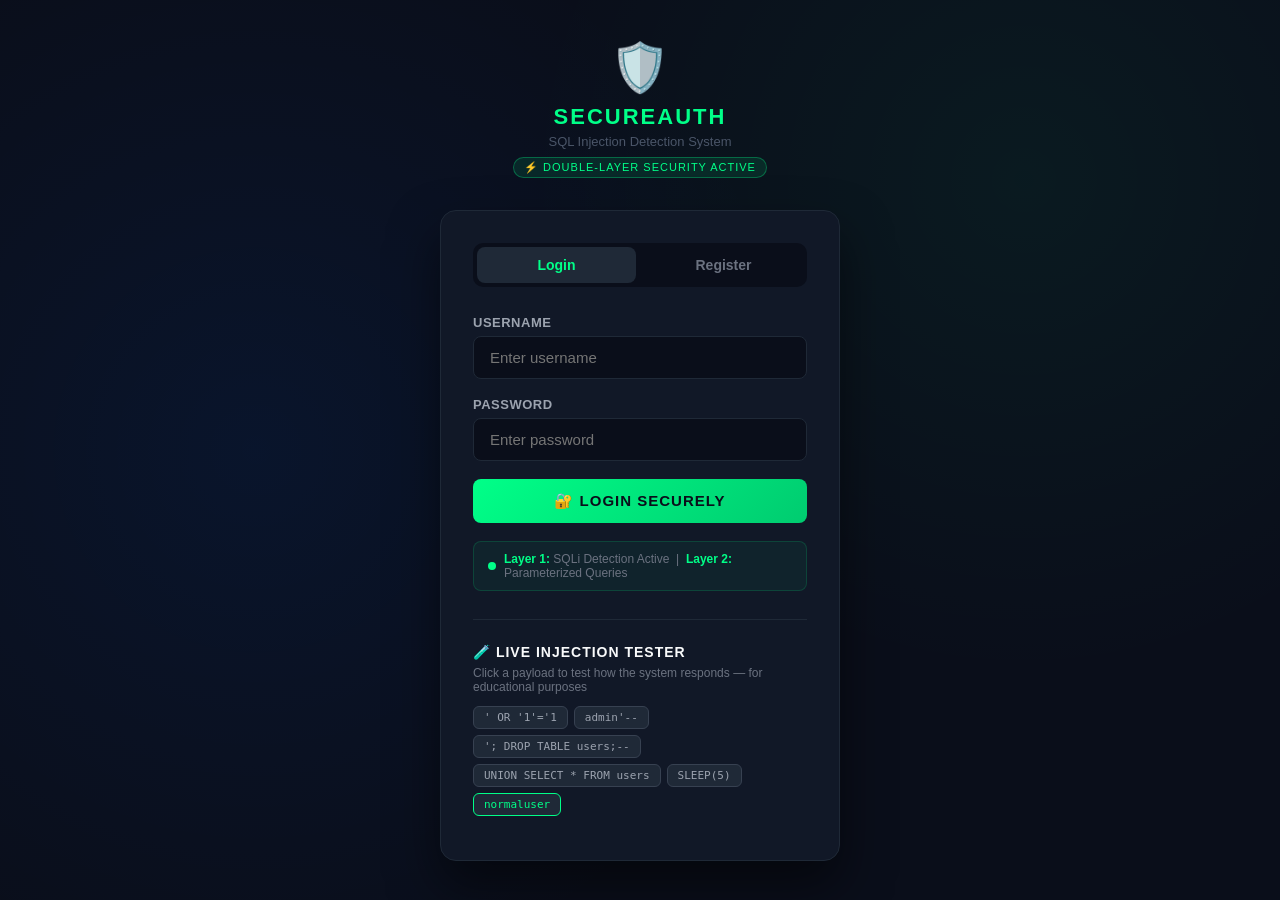
<file: TASK-2-SQL-Injection-Security-System/Frontend/index.html>
<!DOCTYPE html>
<html lang="en">
<head>
    <meta charset="UTF-8">
    <meta name="viewport" content="width=device-width, initial-scale=1.0">
    <title>SecureAuth — SQL Injection Detection System</title>
    <style>
        * { margin: 0; padding: 0; box-sizing: border-box; }
        
        body {
            font-family: 'Segoe UI', sans-serif;
            background: #0a0e1a;
            min-height: 100vh;
            display: flex;
            align-items: center;
            justify-content: center;
            background-image: 
                radial-gradient(circle at 20% 50%, rgba(0,100,255,0.08) 0%, transparent 50%),
                radial-gradient(circle at 80% 20%, rgba(0,255,150,0.05) 0%, transparent 40%);
        }

        .container {
            width: 100%;
            max-width: 440px;
            padding: 20px;
        }

        .logo {
            text-align: center;
            margin-bottom: 32px;
        }

        .logo .shield {
            font-size: 48px;
            margin-bottom: 8px;
        }

        .logo h1 {
            color: #00ff88;
            font-size: 22px;
            font-weight: 700;
            letter-spacing: 2px;
            text-transform: uppercase;
        }

        .logo p {
            color: #4a5568;
            font-size: 13px;
            margin-top: 4px;
        }

        .badge {
            display: inline-block;
            background: rgba(0,255,136,0.1);
            border: 1px solid rgba(0,255,136,0.3);
            color: #00ff88;
            font-size: 11px;
            padding: 3px 10px;
            border-radius: 20px;
            margin-top: 8px;
            letter-spacing: 1px;
        }

        .card {
            background: #111827;
            border: 1px solid #1f2937;
            border-radius: 16px;
            padding: 32px;
            box-shadow: 0 25px 50px rgba(0,0,0,0.5);
        }

        .tabs {
            display: flex;
            gap: 8px;
            margin-bottom: 28px;
            background: #0a0e1a;
            border-radius: 10px;
            padding: 4px;
        }

        .tab {
            flex: 1;
            padding: 10px;
            border: none;
            border-radius: 8px;
            cursor: pointer;
            font-size: 14px;
            font-weight: 600;
            transition: all 0.2s;
            background: transparent;
            color: #6b7280;
        }

        .tab.active {
            background: #1f2937;
            color: #00ff88;
        }

        .form-group {
            margin-bottom: 18px;
        }

        label {
            display: block;
            color: #9ca3af;
            font-size: 13px;
            font-weight: 600;
            margin-bottom: 6px;
            text-transform: uppercase;
            letter-spacing: 0.5px;
        }

        input {
            width: 100%;
            padding: 12px 16px;
            background: #0a0e1a;
            border: 1px solid #1f2937;
            border-radius: 8px;
            color: #f9fafb;
            font-size: 15px;
            transition: border-color 0.2s;
            outline: none;
        }

        input:focus {
            border-color: #00ff88;
            box-shadow: 0 0 0 3px rgba(0,255,136,0.1);
        }

        input.danger {
            border-color: #ef4444;
            box-shadow: 0 0 0 3px rgba(239,68,68,0.1);
            animation: shake 0.4s ease;
        }

        @keyframes shake {
            0%, 100% { transform: translateX(0); }
            25% { transform: translateX(-6px); }
            75% { transform: translateX(6px); }
        }

        .btn {
            width: 100%;
            padding: 13px;
            border: none;
            border-radius: 8px;
            font-size: 15px;
            font-weight: 700;
            cursor: pointer;
            transition: all 0.2s;
            text-transform: uppercase;
            letter-spacing: 1px;
        }

        .btn-primary {
            background: linear-gradient(135deg, #00ff88, #00cc70);
            color: #0a0e1a;
        }

        .btn-primary:hover {
            transform: translateY(-1px);
            box-shadow: 0 8px 25px rgba(0,255,136,0.3);
        }

        .btn-primary:disabled {
            opacity: 0.5;
            cursor: not-allowed;
            transform: none;
        }

        .alert {
            padding: 12px 16px;
            border-radius: 8px;
            font-size: 14px;
            margin-bottom: 18px;
            display: none;
            align-items: flex-start;
            gap: 10px;
        }

        .alert.show { display: flex; }

        .alert-error {
            background: rgba(239,68,68,0.1);
            border: 1px solid rgba(239,68,68,0.3);
            color: #fca5a5;
        }

        .alert-success {
            background: rgba(0,255,136,0.1);
            border: 1px solid rgba(0,255,136,0.3);
            color: #6ee7b7;
        }

        .alert-warning {
            background: rgba(251,191,36,0.1);
            border: 1px solid rgba(251,191,36,0.3);
            color: #fcd34d;
        }

        .security-indicator {
            display: flex;
            align-items: center;
            gap: 8px;
            padding: 10px 14px;
            background: rgba(0,255,136,0.05);
            border: 1px solid rgba(0,255,136,0.15);
            border-radius: 8px;
            margin-top: 18px;
        }

        .security-indicator .dot {
            width: 8px;
            height: 8px;
            background: #00ff88;
            border-radius: 50%;
            animation: pulse 2s infinite;
            flex-shrink: 0;
        }

        @keyframes pulse {
            0%, 100% { opacity: 1; transform: scale(1); }
            50% { opacity: 0.5; transform: scale(1.2); }
        }

        .security-indicator span {
            font-size: 12px;
            color: #6b7280;
        }

        .security-indicator strong {
            color: #00ff88;
        }

        /* SQL Injection Tester Section */
        .tester-section {
            margin-top: 28px;
            padding-top: 24px;
            border-top: 1px solid #1f2937;
        }

        .tester-section h3 {
            color: #f9fafb;
            font-size: 14px;
            font-weight: 700;
            margin-bottom: 6px;
            text-transform: uppercase;
            letter-spacing: 1px;
        }

        .tester-section p {
            color: #6b7280;
            font-size: 12px;
            margin-bottom: 12px;
        }

        .payload-chips {
            display: flex;
            flex-wrap: wrap;
            gap: 6px;
            margin-bottom: 12px;
        }

        .chip {
            padding: 4px 10px;
            background: #1f2937;
            border: 1px solid #374151;
            border-radius: 6px;
            font-size: 11px;
            color: #9ca3af;
            cursor: pointer;
            font-family: monospace;
            transition: all 0.15s;
        }

        .chip:hover {
            border-color: #ef4444;
            color: #fca5a5;
            background: rgba(239,68,68,0.1);
        }

        .test-result {
            padding: 10px 14px;
            border-radius: 6px;
            font-size: 13px;
            font-family: monospace;
            display: none;
        }

        .test-result.show { display: block; }
        .test-result.blocked { background: rgba(239,68,68,0.1); border: 1px solid rgba(239,68,68,0.3); color: #fca5a5; }
        .test-result.allowed { background: rgba(0,255,136,0.1); border: 1px solid rgba(0,255,136,0.3); color: #6ee7b7; }

        .divider {
            text-align: center;
            color: #374151;
            font-size: 12px;
            margin: 20px 0;
            position: relative;
        }

        .divider::before, .divider::after {
            content: '';
            position: absolute;
            top: 50%;
            width: 40%;
            height: 1px;
            background: #1f2937;
        }
        .divider::before { left: 0; }
        .divider::after { right: 0; }
    </style>
</head>
<body>
    <div class="container">
        <div class="logo">
            <div class="shield">🛡️</div>
            <h1>SecureAuth</h1>
            <p>SQL Injection Detection System</p>
            <span class="badge">⚡ DOUBLE-LAYER SECURITY ACTIVE</span>
        </div>

        <div class="card">
            <div class="tabs">
                <button class="tab active" onclick="switchTab('login')">Login</button>
                <button class="tab" onclick="switchTab('register')">Register</button>
            </div>

            <!-- Alert Box -->
            <div class="alert" id="alert">
                <span id="alertIcon">⚠️</span>
                <div>
                    <strong id="alertTitle"></strong>
                    <p id="alertMsg" style="font-size:12px; margin-top:3px; opacity:0.8;"></p>
                </div>
            </div>

            <!-- LOGIN FORM -->
            <div id="loginForm">
                <div class="form-group">
                    <label>Username</label>
                    <input type="text" id="loginUsername" placeholder="Enter username" autocomplete="off">
                </div>
                <div class="form-group">
                    <label>Password</label>
                    <input type="password" id="loginPassword" placeholder="Enter password">
                </div>
                <button class="btn btn-primary" onclick="handleLogin()" id="loginBtn">
                    🔐 Login Securely
                </button>
            </div>

            <!-- REGISTER FORM -->
            <div id="registerForm" style="display:none">
                <div class="form-group">
                    <label>Username</label>
                    <input type="text" id="regUsername" placeholder="Choose a username">
                </div>
                <div class="form-group">
                    <label>Email <span style="color:#4a5568; font-size:11px;">(AES-256 encrypted)</span></label>
                    <input type="email" id="regEmail" placeholder="your@email.com">
                </div>
                <div class="form-group">
                    <label>Password</label>
                    <input type="password" id="regPassword" placeholder="Strong password">
                </div>
                <button class="btn btn-primary" onclick="handleRegister()" id="registerBtn">
                    ✅ Create Secure Account
                </button>
            </div>

            <div class="security-indicator">
                <div class="dot"></div>
                <span><strong>Layer 1:</strong> SQLi Detection Active &nbsp;|&nbsp; <strong>Layer 2:</strong> Parameterized Queries</span>
            </div>

            <!-- SQL INJECTION TESTER -->
            <div class="tester-section">
                <h3>🧪 Live Injection Tester</h3>
                <p>Click a payload to test how the system responds — for educational purposes</p>
                <div class="payload-chips">
                    <span class="chip" onclick="testPayload(this.textContent)">' OR '1'='1</span>
                    <span class="chip" onclick="testPayload(this.textContent)">admin'--</span>
                    <span class="chip" onclick="testPayload(this.textContent)">'; DROP TABLE users;--</span>
                    <span class="chip" onclick="testPayload(this.textContent)">UNION SELECT * FROM users</span>
                    <span class="chip" onclick="testPayload(this.textContent)">SLEEP(5)</span>
                    <span class="chip" onclick="testPayload(this.textContent)" style="border-color:#00ff88; color:#00ff88;">normaluser</span>
                </div>
                <div class="test-result" id="testResult"></div>
            </div>
        </div>
    </div>

    <script>
        let capabilityCode = null;

        function switchTab(tab) {
            document.querySelectorAll('.tab').forEach(t => t.classList.remove('active'));
            event.target.classList.add('active');
            document.getElementById('loginForm').style.display = tab === 'login' ? 'block' : 'none';
            document.getElementById('registerForm').style.display = tab === 'register' ? 'block' : 'none';
            hideAlert();
        }

        function showAlert(type, title, msg) {
            const el = document.getElementById('alert');
            el.className = `alert alert-${type} show`;
            document.getElementById('alertTitle').textContent = title;
            document.getElementById('alertMsg').textContent = msg;
            document.getElementById('alertIcon').textContent = type === 'error' ? '🚫' : type === 'success' ? '✅' : '⚠️';
        }

        function hideAlert() {
            document.getElementById('alert').classList.remove('show');
        }

        async function handleLogin() {
            const username = document.getElementById('loginUsername').value.trim();
            const password = document.getElementById('loginPassword').value;

            if (!username || !password) {
                showAlert('warning', 'Missing Fields', 'Please enter both username and password.');
                return;
            }

            const btn = document.getElementById('loginBtn');
            btn.disabled = true;
            btn.textContent = '⏳ Verifying...';

            try {
                const res = await fetch('/api/login', {
                    method: 'POST',
                    headers: { 'Content-Type': 'application/json' },
                    body: JSON.stringify({ username, password })
                });

                const data = await res.json();

                if (res.status === 403) {
                    // SQL injection detected by middleware
                    document.getElementById('loginUsername').classList.add('danger');
                    document.getElementById('loginPassword').classList.add('danger');
                    showAlert('error', '🚨 SQL Injection Detected!', data.message || 'Your input was flagged as malicious and has been blocked and logged.');
                    setTimeout(() => {
                        document.getElementById('loginUsername').classList.remove('danger');
                        document.getElementById('loginPassword').classList.remove('danger');
                    }, 1000);
                } else if (data.success) {
                    capabilityCode = data.capability_code;
                    localStorage.setItem('cap_code', capabilityCode);
                    showAlert('success', 'Login Successful!', `Welcome back, ${data.username}!`);
                    setTimeout(() => { window.location.href = '/dashboard'; }, 1200);
                } else {
                    showAlert('error', 'Login Failed', data.error || 'Invalid credentials.');
                }
            } catch (e) {
                showAlert('error', 'Connection Error', 'Could not reach the server.');
            }

            btn.disabled = false;
            btn.textContent = '🔐 Login Securely';
        }

        async function handleRegister() {
            const username = document.getElementById('regUsername').value.trim();
            const email = document.getElementById('regEmail').value.trim();
            const password = document.getElementById('regPassword').value;

            if (!username || !email || !password) {
                showAlert('warning', 'Missing Fields', 'All fields are required.');
                return;
            }

            const btn = document.getElementById('registerBtn');
            btn.disabled = true;
            btn.textContent = '⏳ Creating Account...';

            try {
                const res = await fetch('/api/register', {
                    method: 'POST',
                    headers: { 'Content-Type': 'application/json' },
                    body: JSON.stringify({ username, email, password })
                });

                const data = await res.json();

                if (res.status === 403) {
                    showAlert('error', '🚨 SQL Injection Detected!', 'Malicious input blocked. Your attempt has been logged.');
                } else if (data.success) {
                    showAlert('success', 'Account Created!', 'Your credentials have been encrypted with AES-256 and stored securely.');
                    setTimeout(() => switchTab('login'), 2000);
                } else {
                    showAlert('error', 'Registration Failed', data.error || 'Could not create account.');
                }
            } catch (e) {
                showAlert('error', 'Connection Error', 'Could not reach the server.');
            }

            btn.disabled = false;
            btn.textContent = '✅ Create Secure Account';
        }

        async function testPayload(payload) {
            const resultEl = document.getElementById('testResult');
            resultEl.className = 'test-result show';
            resultEl.textContent = '⏳ Testing...';

            try {
                const res = await fetch('/api/test-injection', {
                    method: 'POST',
                    headers: { 'Content-Type': 'application/json' },
                    body: JSON.stringify({ payload })
                });

                const data = await res.json();

                if (data.is_safe) {
                    resultEl.className = 'test-result show allowed';
                    resultEl.textContent = `✅ ALLOWED — "${payload}" passed security checks`;
                } else {
                    resultEl.className = 'test-result show blocked';
                    resultEl.textContent = `🚫 BLOCKED — Threat: ${data.threat_level.toUpperCase()} | "${payload}"`;
                }
            } catch (e) {
                resultEl.className = 'test-result show blocked';
                resultEl.textContent = `🚫 BLOCKED at middleware — Request rejected before reaching API`;
            }
        }

        // Enter key support
        document.addEventListener('keydown', (e) => {
            if (e.key === 'Enter') {
                if (document.getElementById('loginForm').style.display !== 'none') handleLogin();
                else handleRegister();
            }
        });
    </script>
</body>
</html>
</file>
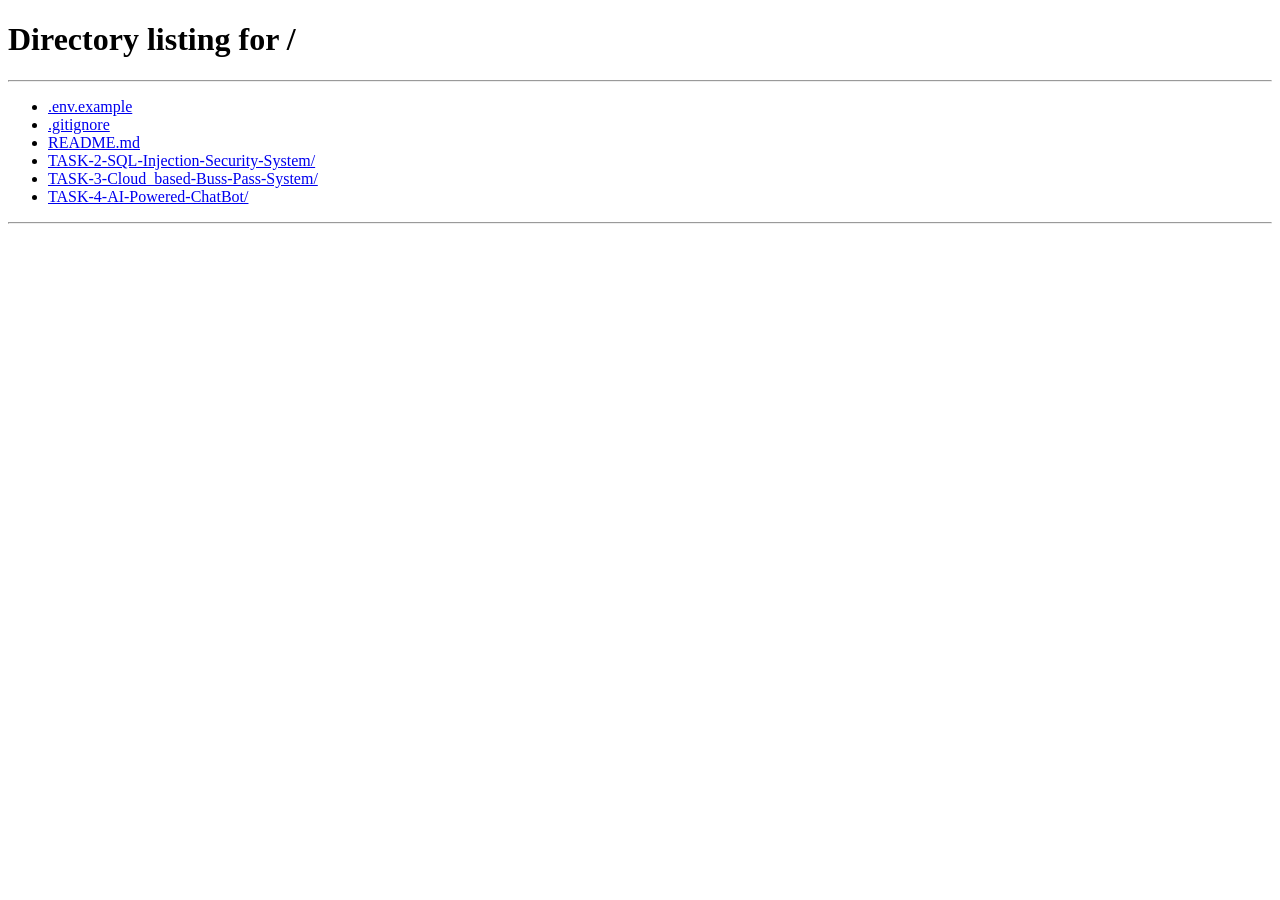
<file: TASK-3-Cloud_based-Buss-Pass-System/Cloud-Buss-Pass/app/templates/book_pass.html>
<!DOCTYPE html>
<html lang="en">
<head>
<meta charset="UTF-8">
<meta name="viewport" content="width=device-width, initial-scale=1.0">
<title>Book Pass — Bus Pass System</title>
<style>
  * { margin: 0; padding: 0; box-sizing: border-box; }
  body { font-family: 'Segoe UI', sans-serif; background: #f4f6fb; min-height: 100vh; }
  nav { background: #0f3460; padding: 14px 32px; display: flex; justify-content: space-between; align-items: center; }
  nav .brand { color: #fff; font-size: 18px; font-weight: 700; }
  nav a { color: #ccd6f6; text-decoration: none; font-size: 14px; }
  nav a:hover { color: #fff; }
  .container { max-width: 560px; margin: 40px auto; padding: 0 20px; }
  .card { background: #fff; border-radius: 16px; padding: 36px; box-shadow: 0 4px 20px rgba(0,0,0,0.08); }
  h2 { font-size: 20px; color: #1a1a2e; margin-bottom: 24px; }
  label { display: block; font-size: 13px; font-weight: 600; color: #333; margin-bottom: 6px; margin-top: 16px; }
  input, select { width: 100%; padding: 11px 14px; border: 1.5px solid #ddd; border-radius: 8px; font-size: 14px; outline: none; transition: border 0.2s; background: #fff; }
  input:focus, select:focus { border-color: #0f3460; }
  .price-display { background: #f0f4ff; border: 1.5px solid #d0dbf5; border-radius: 8px; padding: 14px; margin-top: 18px; display: flex; justify-content: space-between; align-items: center; }
  .price-display .amount { font-size: 22px; font-weight: 700; color: #0f3460; }
  .btn { width: 100%; padding: 13px; background: #0f3460; color: #fff; border: none; border-radius: 8px; font-size: 15px; font-weight: 600; cursor: pointer; margin-top: 22px; transition: background 0.2s; }
  .btn:hover { background: #16213e; }
  .error { background: #fff0f0; color: #c0392b; border: 1px solid #f5c6cb; border-radius: 8px; padding: 10px 14px; font-size: 13px; margin-top: 12px; display: none; }
  .success { background: #f0fff4; color: #27ae60; border: 1px solid #c3e6cb; border-radius: 8px; padding: 12px 14px; font-size: 13px; margin-top: 12px; display: none; }
  .back-link { display: inline-block; margin-bottom: 20px; color: #0f3460; text-decoration: none; font-size: 14px; font-weight: 600; }
</style>
</head>
<body>
<nav>
  <div class="brand">🚌 Bus Pass System</div>
  <a href="/dashboard">← Dashboard</a>
</nav>
<div class="container">
  <a class="back-link" href="/dashboard">← Back to Dashboard</a>
  <div class="card">
    <h2>➕ Book a New Pass</h2>
    <div id="error-msg" class="error"></div>
    <div id="success-msg" class="success"></div>
    <label>Passenger Name</label>
    <input type="text" id="passenger-name" placeholder="Full name as on ID">
    <label>Select Route</label>
    <select id="route">
      <option value="">-- Choose Route --</option>
      <option value="Route 1: City Center - Airport">Route 1: City Center → Airport</option>
      <option value="Route 2: Station - University">Route 2: Station → University</option>
      <option value="Route 3: Market - IT Park">Route 3: Market → IT Park</option>
      <option value="Route 4: Old Town - New Town">Route 4: Old Town → New Town</option>
    </select>
    <label>Pass Type</label>
    <select id="pass-type" onchange="updatePrice()">
      <option value="">-- Choose Pass Type --</option>
      <option value="daily">Daily Pass</option>
      <option value="weekly">Weekly Pass</option>
      <option value="monthly">Monthly Pass</option>
      <option value="yearly">Yearly Pass</option>
    </select>
    <div class="price-display">
      <span style="font-size:14px;color:#555;">Total Amount</span>
      <span class="amount" id="price-display">₹ —</span>
    </div>
    <button class="btn" onclick="bookPass()">Book Pass & Generate QR</button>
  </div>
</div>
<script>
const token = localStorage.getItem('token');
if (!token) window.location.href = '/';
const prices = { daily: 30, weekly: 150, monthly: 500, yearly: 5000 };
function updatePrice() {
  const type = document.getElementById('pass-type').value;
  document.getElementById('price-display').textContent = type ? '₹ ' + prices[type] : '₹ —';
}
async function bookPass() {
  const passenger_name = document.getElementById('passenger-name').value.trim();
  const route = document.getElementById('route').value;
  const pass_type = document.getElementById('pass-type').value;
  const errDiv = document.getElementById('error-msg');
  const sucDiv = document.getElementById('success-msg');
  errDiv.style.display = 'none'; sucDiv.style.display = 'none';
  if (!passenger_name || !route || !pass_type) { errDiv.textContent = 'Please fill all fields.'; errDiv.style.display = 'block'; return; }
  try {
    const res = await fetch('/api/booking/book', { method: 'POST', headers: {'Content-Type': 'application/json', 'Authorization': 'Bearer ' + token}, body: JSON.stringify({passenger_name, route, pass_type}) });
    const data = await res.json();
    if (res.ok) {
      sucDiv.innerHTML = `✅ Pass Booked! <strong>Pass ID: ${data.pass_id}</strong> | Expires: ${data.expiry_date} | Amount: ₹${data.price}<br><a href="/view-pass" style="color:#27ae60;font-weight:600;">View Pass & QR Code →</a>`;
      sucDiv.style.display = 'block';
      document.getElementById('passenger-name').value = '';
      document.getElementById('route').value = '';
      document.getElementById('pass-type').value = '';
      document.getElementById('price-display').textContent = '₹ —';
    } else { errDiv.textContent = data.error; errDiv.style.display = 'block'; }
  } catch(e) { errDiv.textContent = 'Server error. Try again.'; errDiv.style.display = 'block'; }
}
</script>
</body>
</html>
</file>
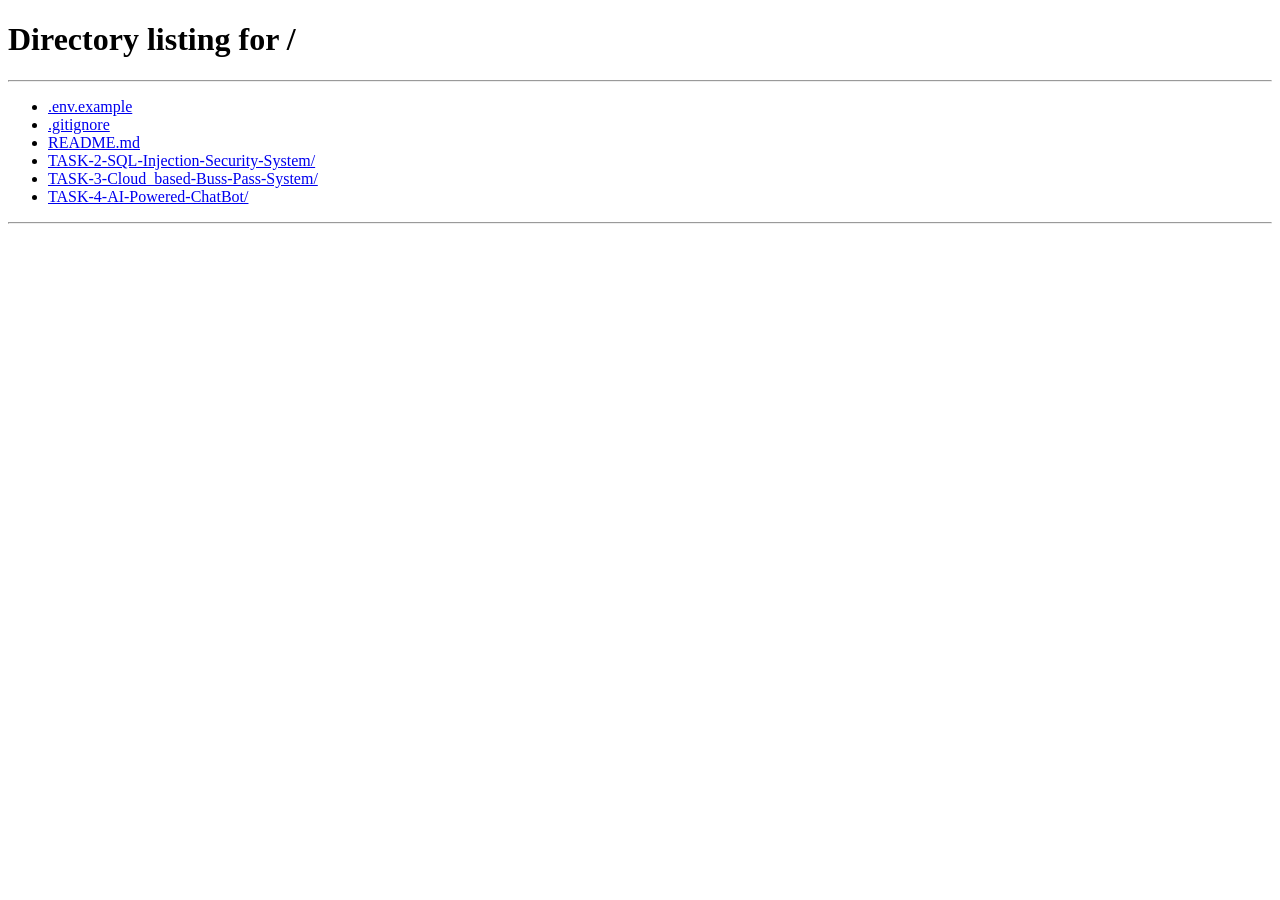
<file: TASK-3-Cloud_based-Buss-Pass-System/Cloud-Buss-Pass/app/templates/dashboard.html>
<!DOCTYPE html>
<html lang="en">
<head>
<meta charset="UTF-8">
<meta name="viewport" content="width=device-width, initial-scale=1.0">
<title>Dashboard — Bus Pass System</title>
<style>
  * { margin: 0; padding: 0; box-sizing: border-box; }
  body { font-family: 'Segoe UI', sans-serif; background: #f4f6fb; min-height: 100vh; }
  nav { background: #0f3460; padding: 14px 32px; display: flex; justify-content: space-between; align-items: center; }
  nav .brand { color: #fff; font-size: 18px; font-weight: 700; }
  nav .user { color: #ccd6f6; font-size: 14px; display: flex; align-items: center; gap: 16px; }
  nav button { background: transparent; border: 1px solid #ccd6f6; color: #ccd6f6; padding: 6px 14px; border-radius: 6px; cursor: pointer; font-size: 13px; }
  nav button:hover { background: #fff; color: #0f3460; }
  .container { max-width: 900px; margin: 36px auto; padding: 0 20px; }
  h2 { font-size: 22px; color: #1a1a2e; margin-bottom: 24px; }
  .cards { display: grid; grid-template-columns: repeat(auto-fit, minmax(200px, 1fr)); gap: 20px; margin-bottom: 36px; }
  .stat-card { background: #fff; border-radius: 12px; padding: 24px; text-align: center; box-shadow: 0 2px 12px rgba(0,0,0,0.07); }
  .stat-card .icon { font-size: 32px; margin-bottom: 10px; }
  .stat-card .num { font-size: 28px; font-weight: 700; color: #0f3460; }
  .stat-card .label { font-size: 13px; color: #888; margin-top: 4px; }
  .actions { display: grid; grid-template-columns: 1fr 1fr; gap: 16px; }
  .action-btn { background: #fff; border: 2px solid #e0e6f0; border-radius: 12px; padding: 28px; text-align: center; text-decoration: none; color: #1a1a2e; transition: all 0.2s; cursor: pointer; display: block; }
  .action-btn:hover { border-color: #0f3460; background: #f0f4ff; transform: translateY(-2px); }
  .action-btn .icon { font-size: 36px; margin-bottom: 12px; }
  .action-btn h3 { font-size: 16px; font-weight: 700; }
  .action-btn p { font-size: 13px; color: #888; margin-top: 4px; }
</style>
</head>
<body>
<nav>
  <div class="brand">🚌 Bus Pass System</div>
  <div class="user">
    <span id="welcome-msg">Welcome!</span>
    <button onclick="logout()">Logout</button>
  </div>
</nav>
<div class="container">
  <h2>Dashboard</h2>
  <div class="cards">
    <div class="stat-card"><div class="icon">🎫</div><div class="num" id="total-passes">0</div><div class="label">Total Passes</div></div>
    <div class="stat-card"><div class="icon">✅</div><div class="num" id="active-passes">0</div><div class="label">Active Passes</div></div>
    <div class="stat-card"><div class="icon">🚌</div><div class="num">4</div><div class="label">Routes Available</div></div>
    <div class="stat-card"><div class="icon">💰</div><div class="num">₹30</div><div class="label">From (Daily Pass)</div></div>
  </div>
  <div class="actions">
    <a class="action-btn" href="/book">
      <div class="icon">➕</div>
      <h3>Book New Pass</h3>
      <p>Daily, Weekly, Monthly or Yearly</p>
    </a>
    <a class="action-btn" href="/view-pass">
      <div class="icon">📋</div>
      <h3>View My Passes</h3>
      <p>See all booked passes and QR codes</p>
    </a>
  </div>
</div>
<script>
const token = localStorage.getItem('token');
const name = localStorage.getItem('name');
if (!token) window.location.href = '/';
document.getElementById('welcome-msg').textContent = 'Welcome, ' + (name || 'User') + '!';
async function loadStats() {
  try {
    const res = await fetch('/api/booking/my-passes', { headers: {'Authorization': 'Bearer ' + token} });
    const data = await res.json();
    if (res.ok) {
      const passes = data.passes;
      document.getElementById('total-passes').textContent = passes.length;
      const today = new Date().toISOString().split('T')[0];
      const active = passes.filter(p => p.expiry_date >= today && p.is_active).length;
      document.getElementById('active-passes').textContent = active;
    }
  } catch(e) {}
}
function logout() { localStorage.clear(); window.location.href = '/'; }
loadStats();
</script>
</body>
</html>
</file>
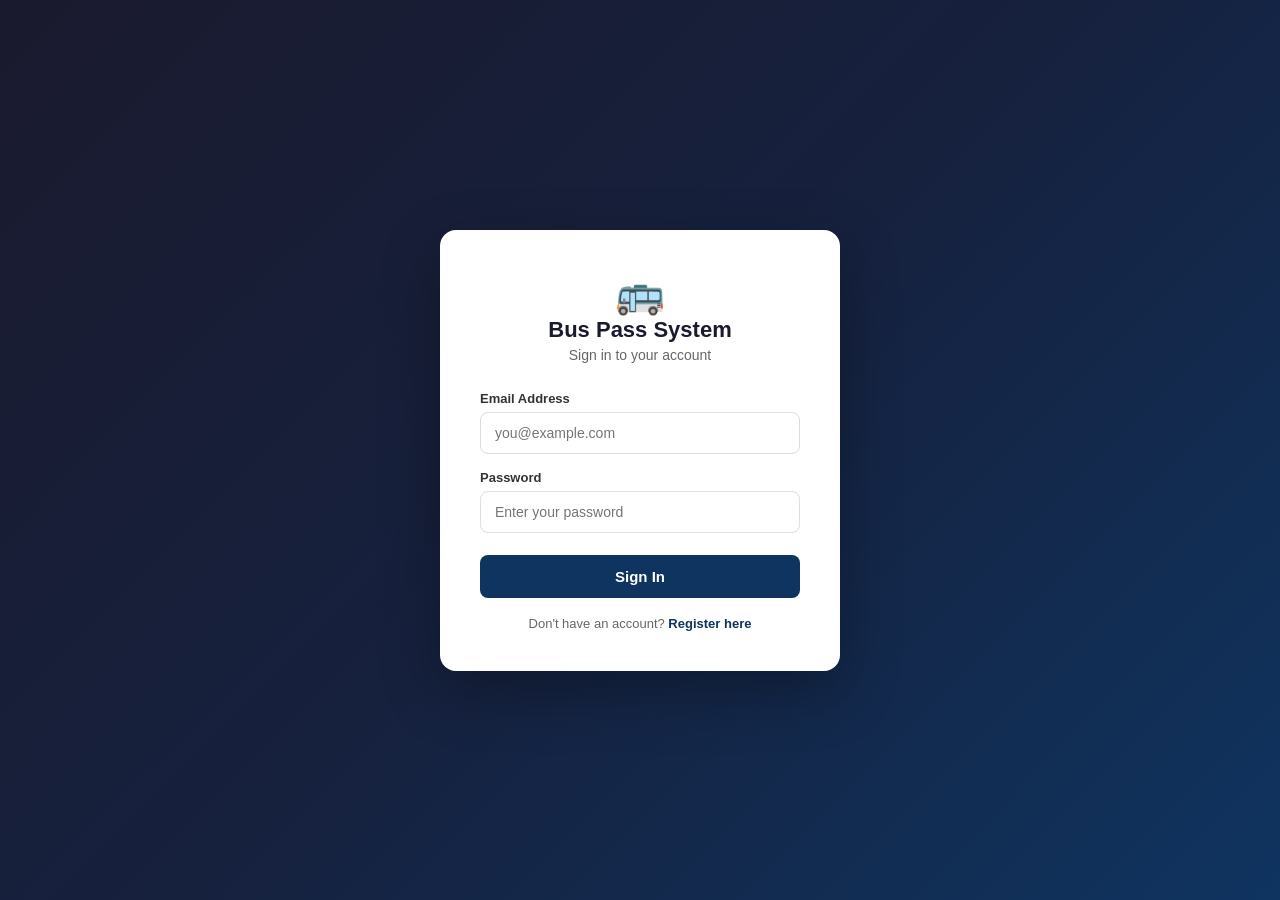
<file: TASK-3-Cloud_based-Buss-Pass-System/Cloud-Buss-Pass/app/templates/login.html>
<!DOCTYPE html>
<html lang="en">
<head>
<meta charset="UTF-8">
<meta name="viewport" content="width=device-width, initial-scale=1.0">
<title>Bus Pass System — Login</title>
<style>
  * { margin: 0; padding: 0; box-sizing: border-box; }
  body { font-family: 'Segoe UI', sans-serif; background: linear-gradient(135deg, #1a1a2e 0%, #16213e 50%, #0f3460 100%); min-height: 100vh; display: flex; align-items: center; justify-content: center; }
  .card { background: #fff; border-radius: 16px; padding: 40px; width: 100%; max-width: 400px; box-shadow: 0 20px 60px rgba(0,0,0,0.3); }
  .logo { text-align: center; margin-bottom: 28px; }
  .logo h1 { font-size: 22px; color: #1a1a2e; font-weight: 700; }
  .logo p { color: #666; font-size: 14px; margin-top: 4px; }
  .bus-icon { font-size: 40px; }
  label { display: block; font-size: 13px; font-weight: 600; color: #333; margin-bottom: 6px; margin-top: 16px; }
  input { width: 100%; padding: 12px 14px; border: 1.5px solid #ddd; border-radius: 8px; font-size: 14px; transition: border 0.2s; outline: none; }
  input:focus { border-color: #0f3460; }
  .btn { width: 100%; padding: 13px; background: #0f3460; color: #fff; border: none; border-radius: 8px; font-size: 15px; font-weight: 600; cursor: pointer; margin-top: 22px; transition: background 0.2s; }
  .btn:hover { background: #16213e; }
  .link-text { text-align: center; margin-top: 18px; font-size: 13px; color: #666; }
  .link-text a { color: #0f3460; font-weight: 600; text-decoration: none; }
  .error { background: #fff0f0; color: #c0392b; border: 1px solid #f5c6cb; border-radius: 8px; padding: 10px 14px; font-size: 13px; margin-top: 12px; display: none; }
  .success { background: #f0fff4; color: #27ae60; border: 1px solid #c3e6cb; border-radius: 8px; padding: 10px 14px; font-size: 13px; margin-top: 12px; display: none; }
</style>
</head>
<body>
<div class="card">
  <div class="logo">
    <div class="bus-icon">🚌</div>
    <h1>Bus Pass System</h1>
    <p>Sign in to your account</p>
  </div>
  <div id="error-msg" class="error"></div>
  <div id="success-msg" class="success"></div>
  <label>Email Address</label>
  <input type="email" id="email" placeholder="you@example.com">
  <label>Password</label>
  <input type="password" id="password" placeholder="Enter your password">
  <button class="btn" onclick="login()">Sign In</button>
  <div class="link-text">Don't have an account? <a href="/register">Register here</a></div>
</div>
<script>
async function login() {
  const email = document.getElementById('email').value.trim();
  const password = document.getElementById('password').value;
  const errDiv = document.getElementById('error-msg');
  const sucDiv = document.getElementById('success-msg');
  errDiv.style.display = 'none'; sucDiv.style.display = 'none';
  if (!email || !password) { errDiv.textContent = 'Please fill in all fields.'; errDiv.style.display = 'block'; return; }
  try {
    const res = await fetch('/api/auth/login', { method: 'POST', headers: {'Content-Type': 'application/json'}, body: JSON.stringify({email, password}) });
    const data = await res.json();
    if (res.ok) {
      localStorage.setItem('token', data.token);
      localStorage.setItem('name', data.name);
      sucDiv.textContent = 'Login successful! Redirecting...';
      sucDiv.style.display = 'block';
      setTimeout(() => window.location.href = '/dashboard', 1000);
    } else { errDiv.textContent = data.error; errDiv.style.display = 'block'; }
  } catch(e) { errDiv.textContent = 'Server error. Please try again.'; errDiv.style.display = 'block'; }
}
document.addEventListener('keydown', e => { if(e.key === 'Enter') login(); });
</script>
</body>
</html>
</file>
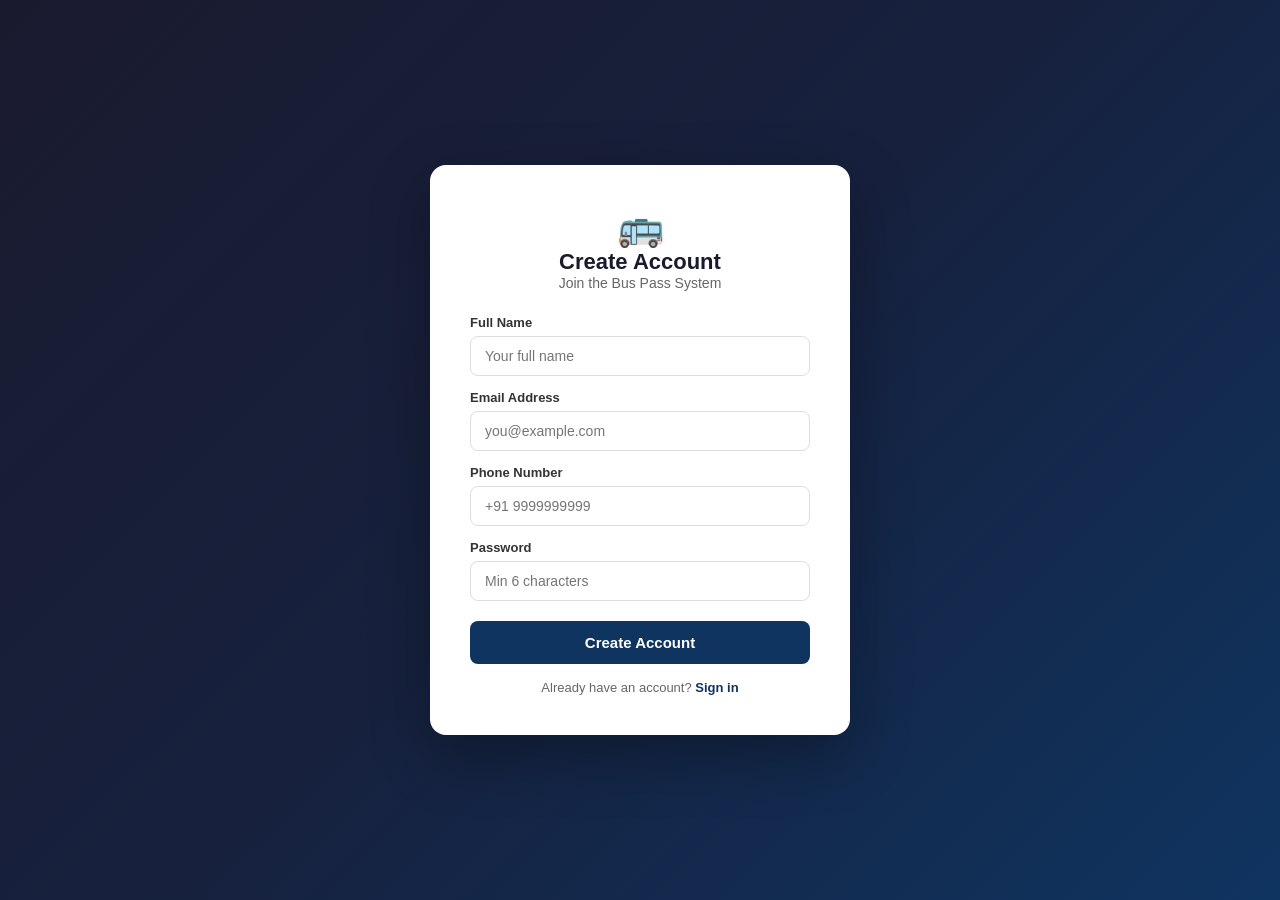
<file: TASK-3-Cloud_based-Buss-Pass-System/Cloud-Buss-Pass/app/templates/register.html>
<!DOCTYPE html>
<html lang="en">
<head>
<meta charset="UTF-8">
<meta name="viewport" content="width=device-width, initial-scale=1.0">
<title>Bus Pass System — Register</title>
<style>
  * { margin: 0; padding: 0; box-sizing: border-box; }
  body { font-family: 'Segoe UI', sans-serif; background: linear-gradient(135deg, #1a1a2e 0%, #16213e 50%, #0f3460 100%); min-height: 100vh; display: flex; align-items: center; justify-content: center; }
  .card { background: #fff; border-radius: 16px; padding: 40px; width: 100%; max-width: 420px; box-shadow: 0 20px 60px rgba(0,0,0,0.3); }
  .logo { text-align: center; margin-bottom: 24px; }
  .logo h1 { font-size: 22px; color: #1a1a2e; font-weight: 700; }
  .logo p { color: #666; font-size: 14px; }
  .bus-icon { font-size: 38px; }
  label { display: block; font-size: 13px; font-weight: 600; color: #333; margin-bottom: 6px; margin-top: 14px; }
  input { width: 100%; padding: 11px 14px; border: 1.5px solid #ddd; border-radius: 8px; font-size: 14px; outline: none; transition: border 0.2s; }
  input:focus { border-color: #0f3460; }
  .btn { width: 100%; padding: 13px; background: #0f3460; color: #fff; border: none; border-radius: 8px; font-size: 15px; font-weight: 600; cursor: pointer; margin-top: 20px; transition: background 0.2s; }
  .btn:hover { background: #16213e; }
  .link-text { text-align: center; margin-top: 16px; font-size: 13px; color: #666; }
  .link-text a { color: #0f3460; font-weight: 600; text-decoration: none; }
  .error { background: #fff0f0; color: #c0392b; border: 1px solid #f5c6cb; border-radius: 8px; padding: 10px 14px; font-size: 13px; margin-top: 10px; display: none; }
  .success { background: #f0fff4; color: #27ae60; border: 1px solid #c3e6cb; border-radius: 8px; padding: 10px 14px; font-size: 13px; margin-top: 10px; display: none; }
</style>
</head>
<body>
<div class="card">
  <div class="logo">
    <div class="bus-icon">🚌</div>
    <h1>Create Account</h1>
    <p>Join the Bus Pass System</p>
  </div>
  <div id="error-msg" class="error"></div>
  <div id="success-msg" class="success"></div>
  <label>Full Name</label>
  <input type="text" id="name" placeholder="Your full name">
  <label>Email Address</label>
  <input type="email" id="email" placeholder="you@example.com">
  <label>Phone Number</label>
  <input type="tel" id="phone" placeholder="+91 9999999999">
  <label>Password</label>
  <input type="password" id="password" placeholder="Min 6 characters">
  <button class="btn" onclick="register()">Create Account</button>
  <div class="link-text">Already have an account? <a href="/">Sign in</a></div>
</div>
<script>
async function register() {
  const name = document.getElementById('name').value.trim();
  const email = document.getElementById('email').value.trim();
  const phone = document.getElementById('phone').value.trim();
  const password = document.getElementById('password').value;
  const errDiv = document.getElementById('error-msg');
  const sucDiv = document.getElementById('success-msg');
  errDiv.style.display = 'none'; sucDiv.style.display = 'none';
  if (!name || !email || !phone || !password) { errDiv.textContent = 'All fields are required.'; errDiv.style.display = 'block'; return; }
  if (password.length < 6) { errDiv.textContent = 'Password must be at least 6 characters.'; errDiv.style.display = 'block'; return; }
  try {
    const res = await fetch('/api/auth/register', { method: 'POST', headers: {'Content-Type': 'application/json'}, body: JSON.stringify({name, email, phone, password}) });
    const data = await res.json();
    if (res.ok) {
      localStorage.setItem('token', data.token);
      localStorage.setItem('name', data.name);
      sucDiv.textContent = 'Account created! Redirecting...';
      sucDiv.style.display = 'block';
      setTimeout(() => window.location.href = '/dashboard', 1200);
    } else { errDiv.textContent = data.error; errDiv.style.display = 'block'; }
  } catch(e) { errDiv.textContent = 'Server error. Try again.'; errDiv.style.display = 'block'; }
}
</script>
</body>
</html>
</file>
